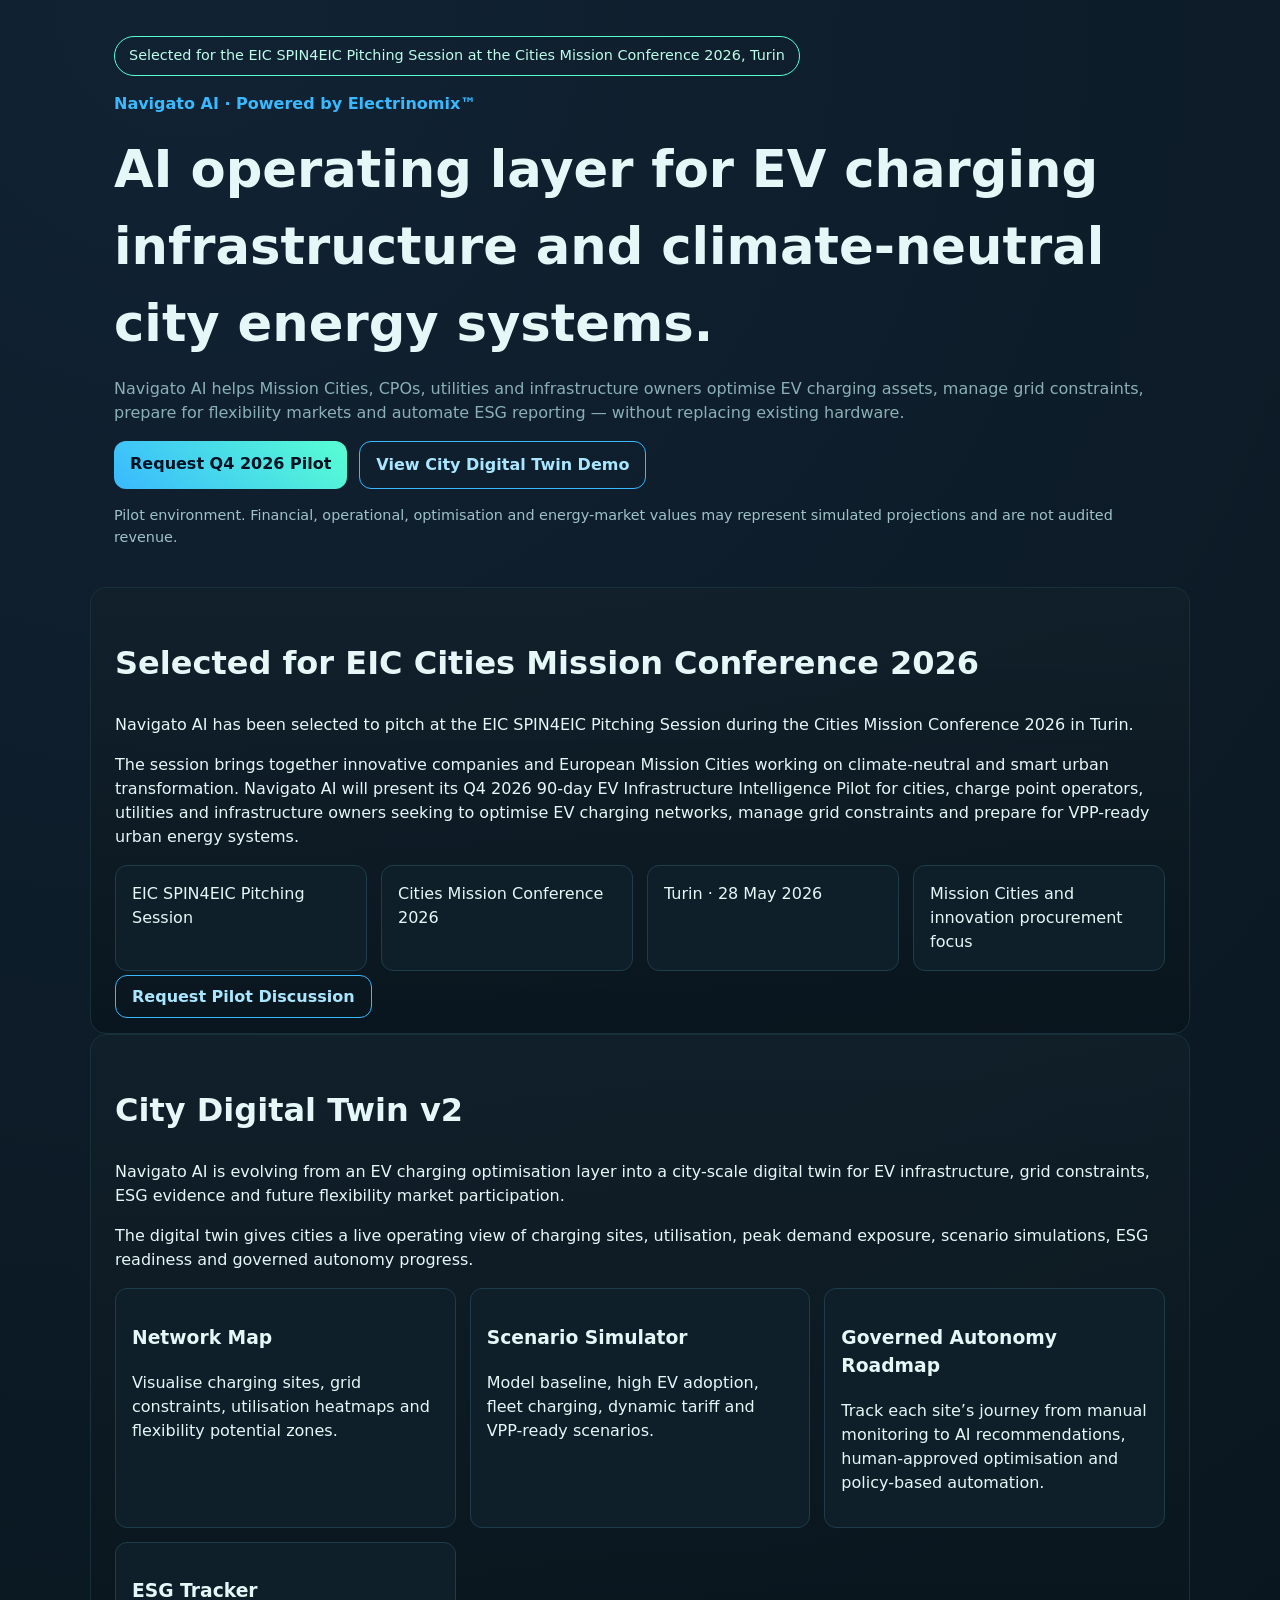
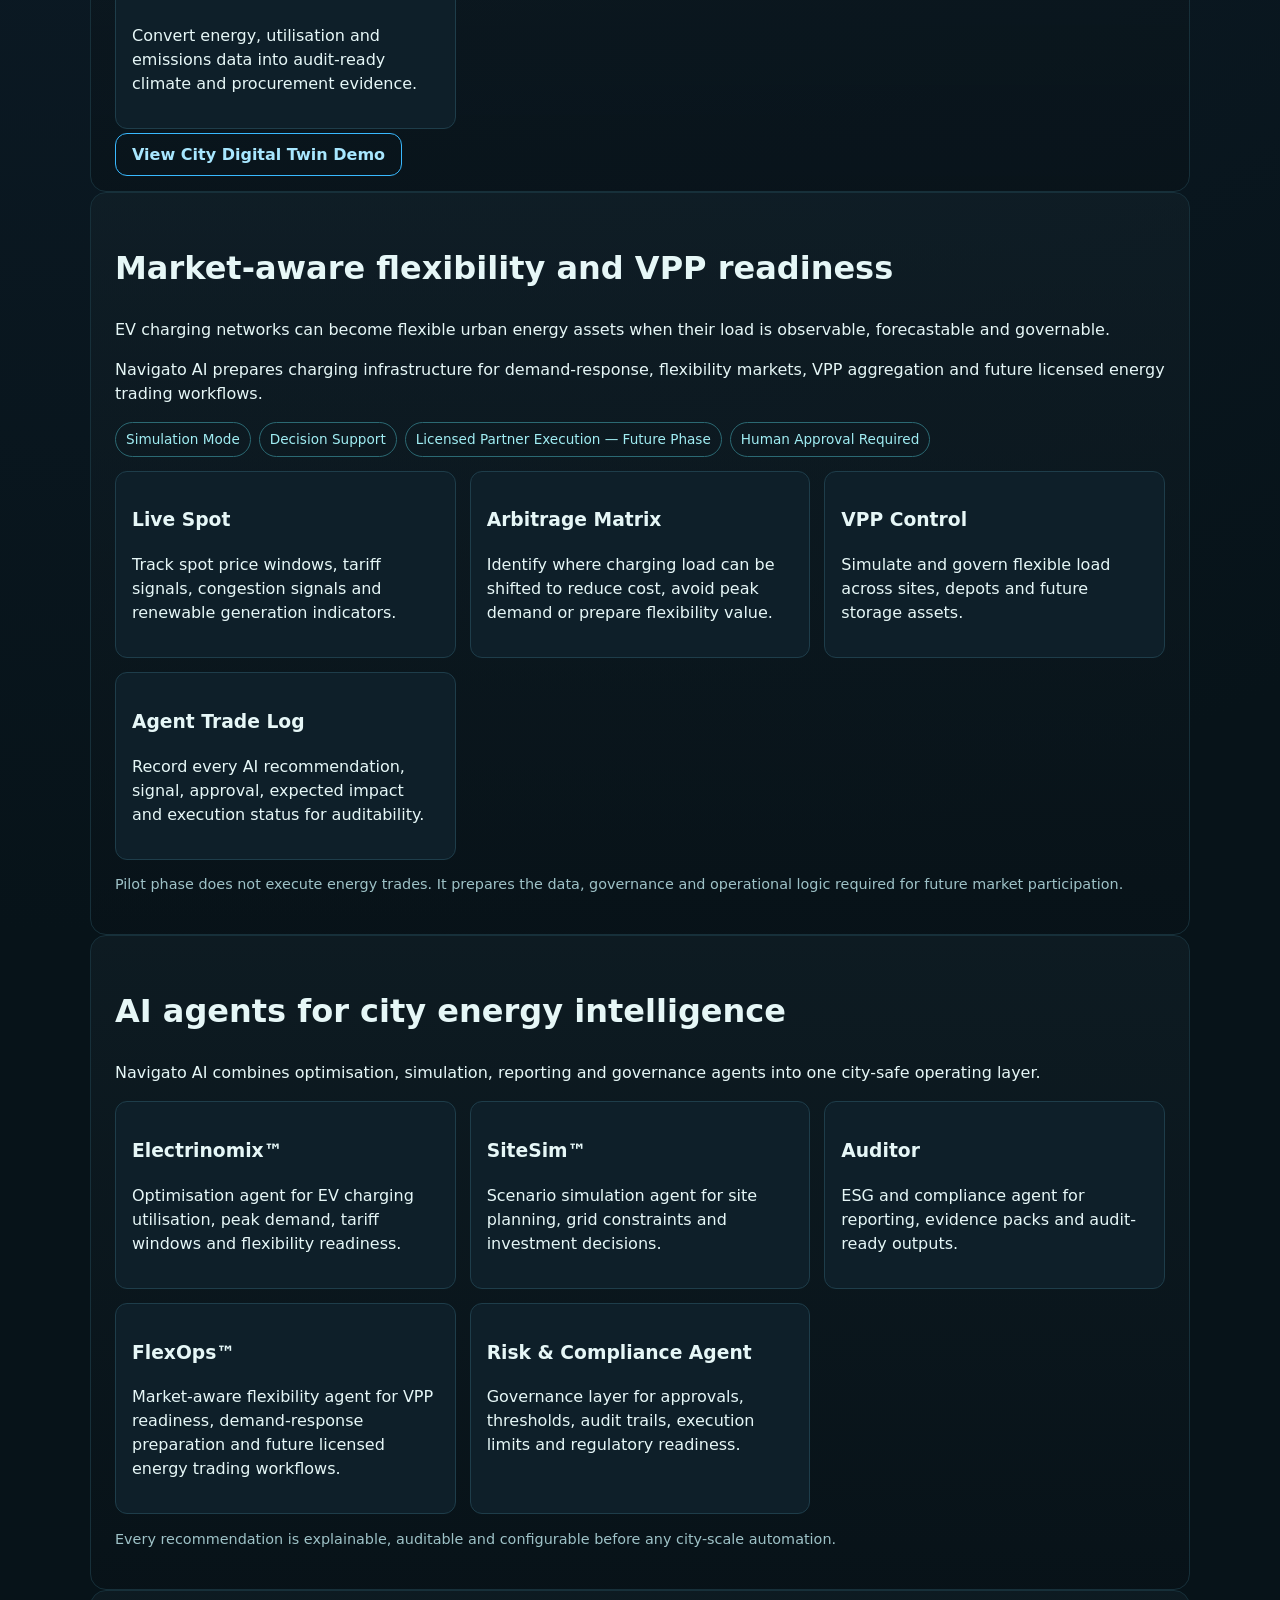
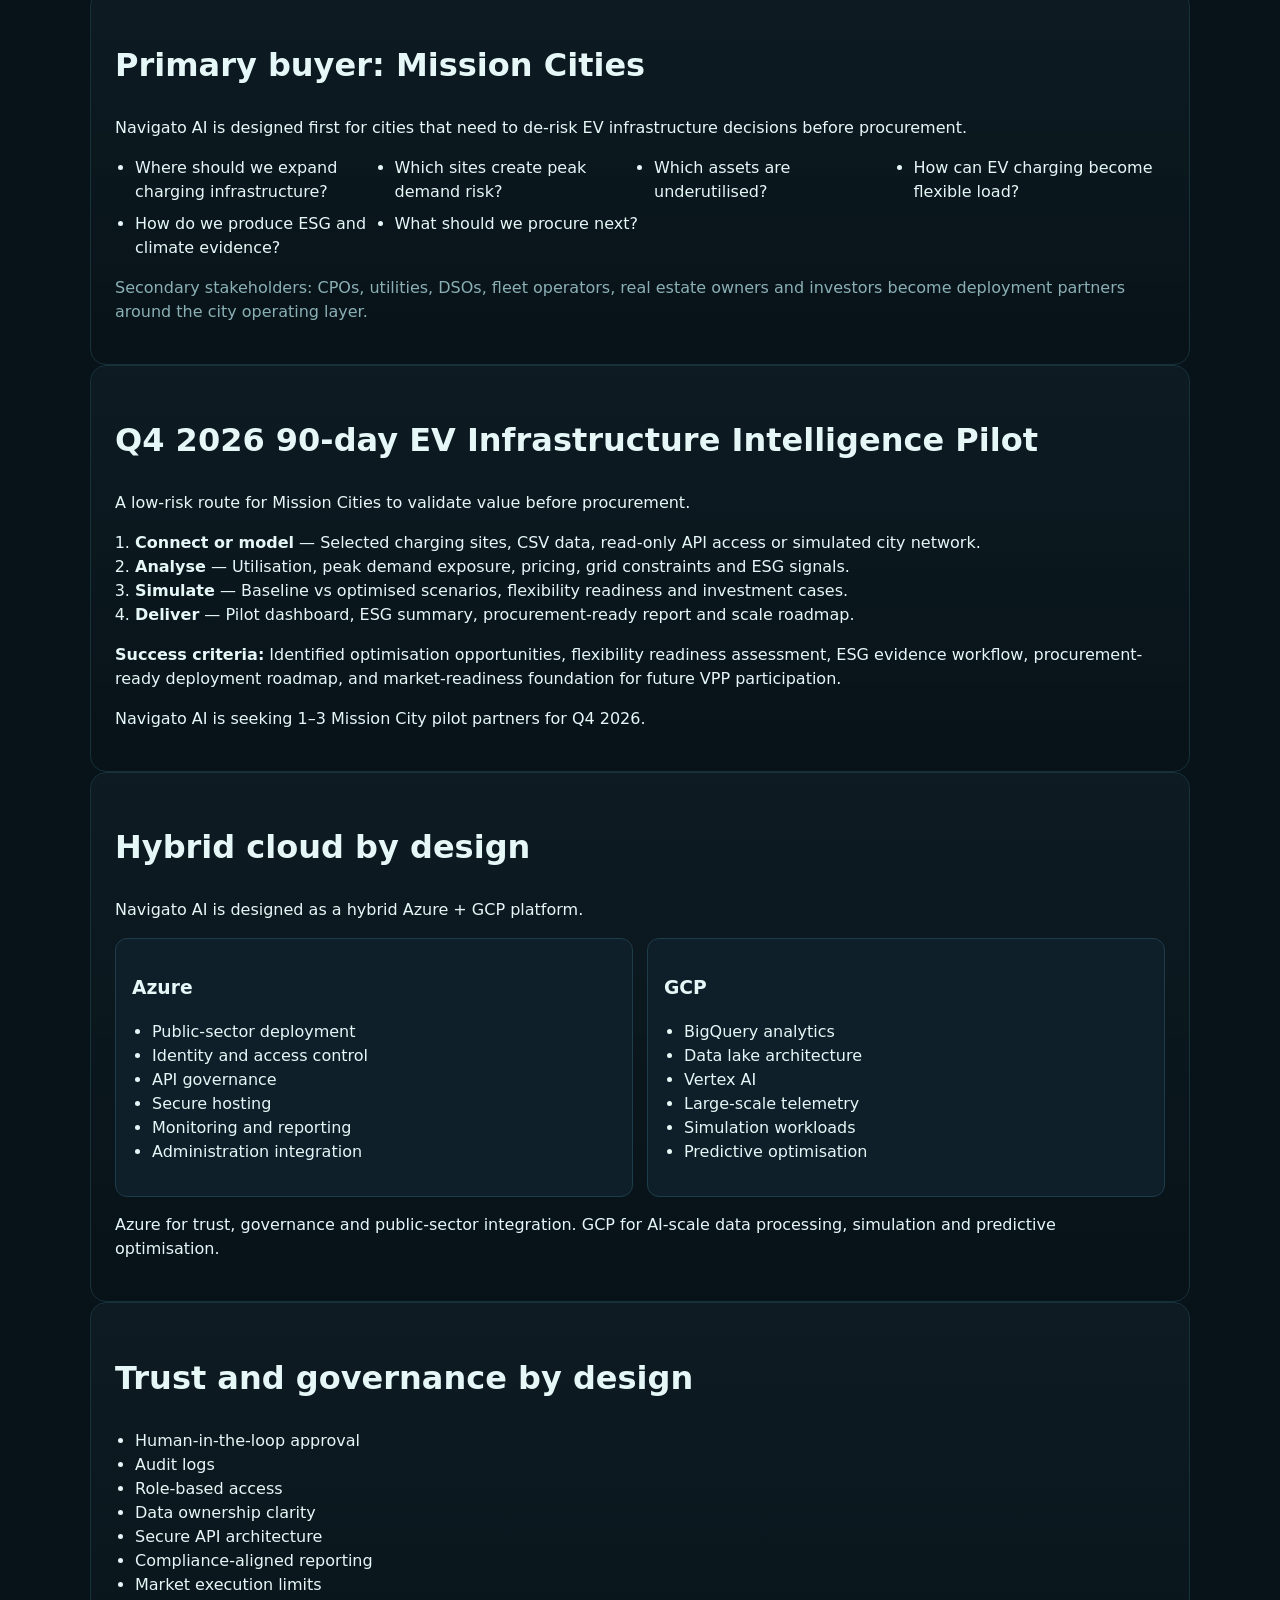
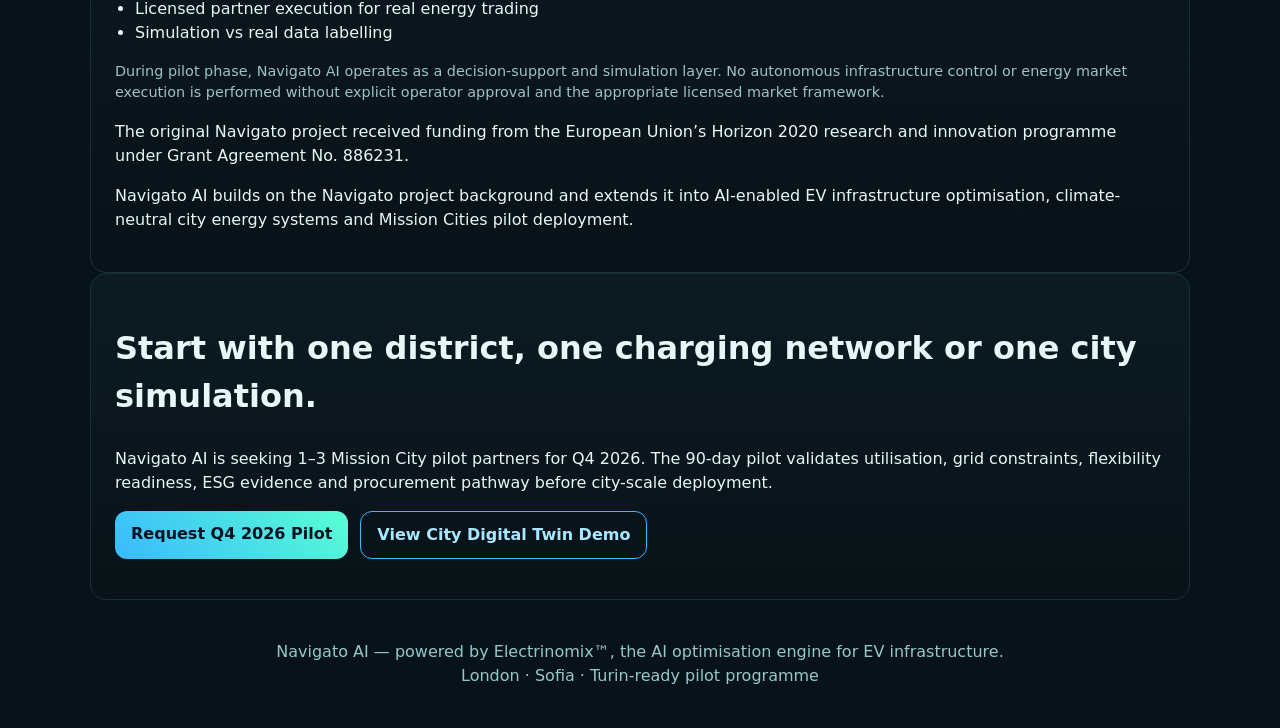
<file: index.html>
<!doctype html>
<html lang="en">
<head>
  <meta charset="UTF-8" />
  <meta name="viewport" content="width=device-width, initial-scale=1.0" />
  <title>Navigato AI | City Digital Twin and EV Infrastructure Intelligence</title>
  <link rel="stylesheet" href="styles.css" />
</head>
<body>
  <header class="container">
    <div class="eic-banner">Selected for the EIC SPIN4EIC Pitching Session at the Cities Mission Conference 2026, Turin</div>
    <div class="hero-eyebrow">Navigato AI · Powered by Electrinomix™</div>
    <h1>AI operating layer for EV charging infrastructure and climate-neutral city energy systems.</h1>
    <p class="hero-sub">Navigato AI helps Mission Cities, CPOs, utilities and infrastructure owners optimise EV charging assets, manage grid constraints, prepare for flexibility markets and automate ESG reporting — without replacing existing hardware.</p>
    <div class="cta-row">
      <a class="btn btn-primary" href="#pilot">Request Q4 2026 Pilot</a>
      <a class="btn btn-secondary" href="/demo/city-digital-twin">View City Digital Twin Demo</a>
    </div>
    <p class="disclaimer">Pilot environment. Financial, operational, optimisation and energy-market values may represent simulated projections and are not audited revenue.</p>
  </header>

  <main>
    <section class="container">
      <h2>Selected for EIC Cities Mission Conference 2026</h2>
      <p>Navigato AI has been selected to pitch at the EIC SPIN4EIC Pitching Session during the Cities Mission Conference 2026 in Turin.</p>
      <p>The session brings together innovative companies and European Mission Cities working on climate-neutral and smart urban transformation. Navigato AI will present its Q4 2026 90-day EV Infrastructure Intelligence Pilot for cities, charge point operators, utilities and infrastructure owners seeking to optimise EV charging networks, manage grid constraints and prepare for VPP-ready urban energy systems.</p>
      <div class="grid four">
        <article class="card">EIC SPIN4EIC Pitching Session</article>
        <article class="card">Cities Mission Conference 2026</article>
        <article class="card">Turin · 28 May 2026</article>
        <article class="card">Mission Cities and innovation procurement focus</article>
      </div>
      <a class="btn btn-secondary" href="#pilot">Request Pilot Discussion</a>
    </section>

    <section class="container">
      <h2>City Digital Twin v2</h2>
      <p>Navigato AI is evolving from an EV charging optimisation layer into a city-scale digital twin for EV infrastructure, grid constraints, ESG evidence and future flexibility market participation.</p>
      <p>The digital twin gives cities a live operating view of charging sites, utilisation, peak demand exposure, scenario simulations, ESG readiness and governed autonomy progress.</p>
      <div class="grid two">
        <article class="card"><h3>Network Map</h3><p>Visualise charging sites, grid constraints, utilisation heatmaps and flexibility potential zones.</p></article>
        <article class="card"><h3>Scenario Simulator</h3><p>Model baseline, high EV adoption, fleet charging, dynamic tariff and VPP-ready scenarios.</p></article>
        <article class="card"><h3>Governed Autonomy Roadmap</h3><p>Track each site’s journey from manual monitoring to AI recommendations, human-approved optimisation and policy-based automation.</p></article>
        <article class="card"><h3>ESG Tracker</h3><p>Convert energy, utilisation and emissions data into audit-ready climate and procurement evidence.</p></article>
      </div>
      <a class="btn btn-secondary" href="/demo/city-digital-twin">View City Digital Twin Demo</a>
    </section>

    <section class="container">
      <h2>Market-aware flexibility and VPP readiness</h2>
      <p>EV charging networks can become flexible urban energy assets when their load is observable, forecastable and governable.</p>
      <p>Navigato AI prepares charging infrastructure for demand-response, flexibility markets, VPP aggregation and future licensed energy trading workflows.</p>
      <div class="badge-row"><span>Simulation Mode</span><span>Decision Support</span><span>Licensed Partner Execution — Future Phase</span><span>Human Approval Required</span></div>
      <div class="grid two">
        <article class="card"><h3>Live Spot</h3><p>Track spot price windows, tariff signals, congestion signals and renewable generation indicators.</p></article>
        <article class="card"><h3>Arbitrage Matrix</h3><p>Identify where charging load can be shifted to reduce cost, avoid peak demand or prepare flexibility value.</p></article>
        <article class="card"><h3>VPP Control</h3><p>Simulate and govern flexible load across sites, depots and future storage assets.</p></article>
        <article class="card"><h3>Agent Trade Log</h3><p>Record every AI recommendation, signal, approval, expected impact and execution status for auditability.</p></article>
      </div>
      <p class="disclaimer">Pilot phase does not execute energy trades. It prepares the data, governance and operational logic required for future market participation.</p>
    </section>

    <section class="container">
      <h2>AI agents for city energy intelligence</h2>
      <p>Navigato AI combines optimisation, simulation, reporting and governance agents into one city-safe operating layer.</p>
      <div class="grid two">
        <article class="card"><h3>Electrinomix™</h3><p>Optimisation agent for EV charging utilisation, peak demand, tariff windows and flexibility readiness.</p></article>
        <article class="card"><h3>SiteSim™</h3><p>Scenario simulation agent for site planning, grid constraints and investment decisions.</p></article>
        <article class="card"><h3>Auditor</h3><p>ESG and compliance agent for reporting, evidence packs and audit-ready outputs.</p></article>
        <article class="card"><h3>FlexOps™</h3><p>Market-aware flexibility agent for VPP readiness, demand-response preparation and future licensed energy trading workflows.</p></article>
        <article class="card"><h3>Risk & Compliance Agent</h3><p>Governance layer for approvals, thresholds, audit trails, execution limits and regulatory readiness.</p></article>
      </div>
      <p class="disclaimer">Every recommendation is explainable, auditable and configurable before any city-scale automation.</p>
    </section>

    <section class="container">
      <h2>Primary buyer: Mission Cities</h2>
      <p>Navigato AI is designed first for cities that need to de-risk EV infrastructure decisions before procurement.</p>
      <ul class="questions">
        <li>Where should we expand charging infrastructure?</li><li>Which sites create peak demand risk?</li><li>Which assets are underutilised?</li><li>How can EV charging become flexible load?</li><li>How do we produce ESG and climate evidence?</li><li>What should we procure next?</li>
      </ul>
      <p class="muted">Secondary stakeholders: CPOs, utilities, DSOs, fleet operators, real estate owners and investors become deployment partners around the city operating layer.</p>
    </section>

    <section id="pilot" class="container">
      <h2>Q4 2026 90-day EV Infrastructure Intelligence Pilot</h2>
      <p>A low-risk route for Mission Cities to validate value before procurement.</p>
      <ol><li><b>Connect or model</b> — Selected charging sites, CSV data, read-only API access or simulated city network.</li><li><b>Analyse</b> — Utilisation, peak demand exposure, pricing, grid constraints and ESG signals.</li><li><b>Simulate</b> — Baseline vs optimised scenarios, flexibility readiness and investment cases.</li><li><b>Deliver</b> — Pilot dashboard, ESG summary, procurement-ready report and scale roadmap.</li></ol>
      <p><b>Success criteria:</b> Identified optimisation opportunities, flexibility readiness assessment, ESG evidence workflow, procurement-ready deployment roadmap, and market-readiness foundation for future VPP participation.</p>
      <p>Navigato AI is seeking 1–3 Mission City pilot partners for Q4 2026.</p>
    </section>

    <section class="container">
      <h2>Hybrid cloud by design</h2>
      <p>Navigato AI is designed as a hybrid Azure + GCP platform.</p>
      <div class="grid two">
        <article class="card"><h3>Azure</h3><ul><li>Public-sector deployment</li><li>Identity and access control</li><li>API governance</li><li>Secure hosting</li><li>Monitoring and reporting</li><li>Administration integration</li></ul></article>
        <article class="card"><h3>GCP</h3><ul><li>BigQuery analytics</li><li>Data lake architecture</li><li>Vertex AI</li><li>Large-scale telemetry</li><li>Simulation workloads</li><li>Predictive optimisation</li></ul></article>
      </div>
      <p>Azure for trust, governance and public-sector integration. GCP for AI-scale data processing, simulation and predictive optimisation.</p>
    </section>

    <section class="container">
      <h2>Trust and governance by design</h2>
      <ul><li>Human-in-the-loop approval</li><li>Audit logs</li><li>Role-based access</li><li>Data ownership clarity</li><li>Secure API architecture</li><li>Compliance-aligned reporting</li><li>Market execution limits</li><li>Licensed partner execution for real energy trading</li><li>Simulation vs real data labelling</li></ul>
      <p class="disclaimer">During pilot phase, Navigato AI operates as a decision-support and simulation layer. No autonomous infrastructure control or energy market execution is performed without explicit operator approval and the appropriate licensed market framework.</p>
      <p>The original Navigato project received funding from the European Union’s Horizon 2020 research and innovation programme under Grant Agreement No. 886231.</p>
      <p>Navigato AI builds on the Navigato project background and extends it into AI-enabled EV infrastructure optimisation, climate-neutral city energy systems and Mission Cities pilot deployment.</p>
    </section>

    <section class="container final-cta">
      <h2>Start with one district, one charging network or one city simulation.</h2>
      <p>Navigato AI is seeking 1–3 Mission City pilot partners for Q4 2026. The 90-day pilot validates utilisation, grid constraints, flexibility readiness, ESG evidence and procurement pathway before city-scale deployment.</p>
      <div class="cta-row"><a class="btn btn-primary" href="#pilot">Request Q4 2026 Pilot</a><a class="btn btn-secondary" href="/demo/city-digital-twin">View City Digital Twin Demo</a></div>
    </section>
  </main>

  <footer class="container">
    <p>Navigato AI — powered by Electrinomix™, the AI optimisation engine for EV infrastructure.<br/>London · Sofia · Turin-ready pilot programme</p>
  </footer>
</body>
</html>
</file>
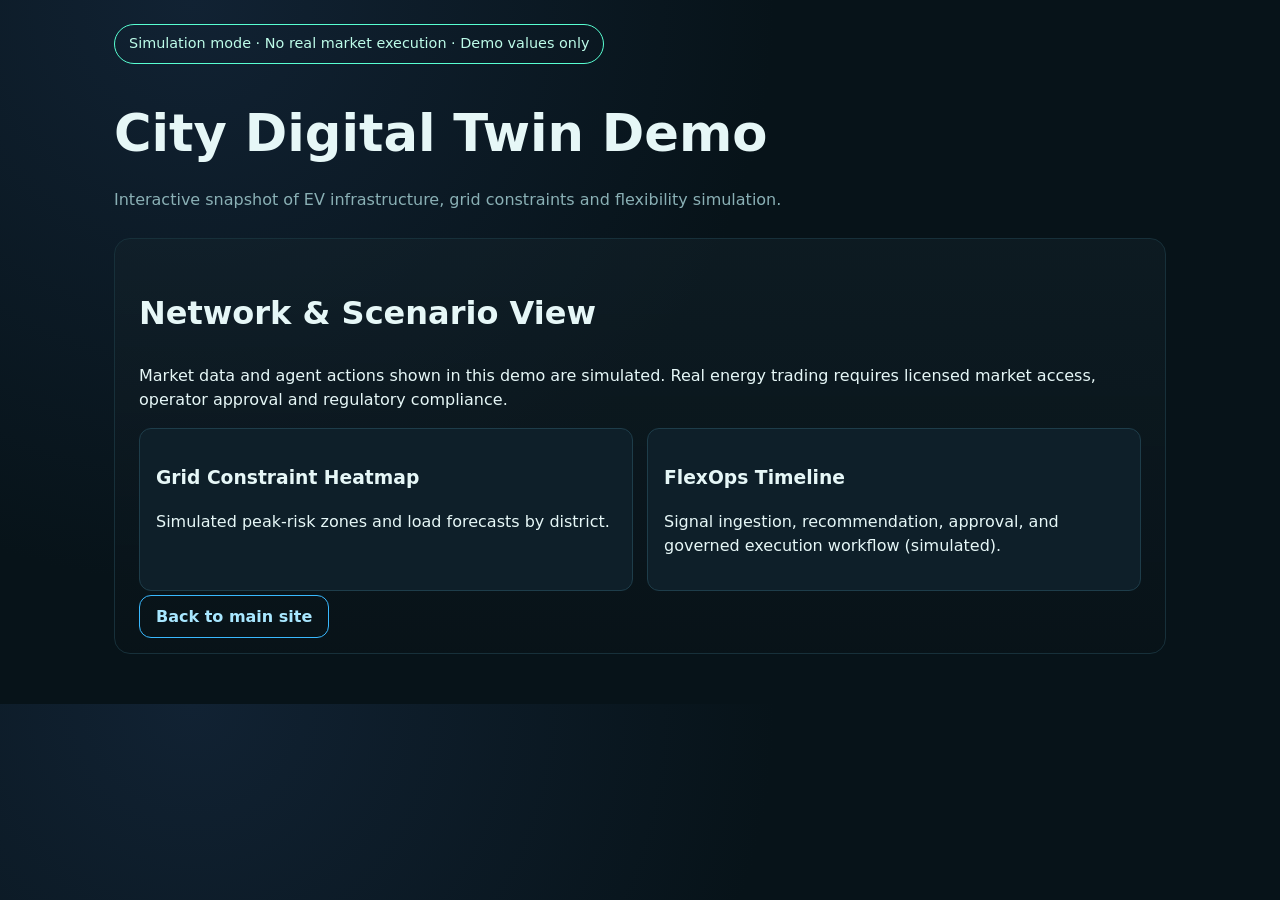
<file: demo/city-digital-twin/index.html>
<!doctype html><html><head><meta charset='UTF-8'><meta name='viewport' content='width=device-width,initial-scale=1'><title>City Digital Twin Demo</title><link rel='stylesheet' href='/styles.css'></head><body><main class='container'><div class='eic-banner'>Simulation mode · No real market execution · Demo values only</div><h1>City Digital Twin Demo</h1><p class='hero-sub'>Interactive snapshot of EV infrastructure, grid constraints and flexibility simulation.</p><section><h2>Network & Scenario View</h2><p>Market data and agent actions shown in this demo are simulated. Real energy trading requires licensed market access, operator approval and regulatory compliance.</p><div class='grid two'><article class='card'><h3>Grid Constraint Heatmap</h3><p>Simulated peak-risk zones and load forecasts by district.</p></article><article class='card'><h3>FlexOps Timeline</h3><p>Signal ingestion, recommendation, approval, and governed execution workflow (simulated).</p></article></div><a class='btn btn-secondary' href='/'>Back to main site</a></section></main></body></html>
</file>
<file: styles.css>
:root{--bg:#071319;--card:#0e1f29;--text:#e6f7f7;--muted:#8ab0b5;--mint:#58ffd2;--cyan:#39b9ff}
*{box-sizing:border-box}body{margin:0;font-family:Inter,system-ui,sans-serif;background:radial-gradient(circle at 15% 0%,#123 0,var(--bg) 45%);color:var(--text);line-height:1.5}
.container{max-width:1100px;margin:0 auto;padding:24px}header.container{padding-top:36px}section{margin:26px auto;padding:24px;border:1px solid #17303a;border-radius:16px;background:linear-gradient(180deg,rgba(20,35,43,.5),rgba(8,18,24,.6))}
.eic-banner{display:inline-block;padding:8px 14px;border:1px solid var(--mint);border-radius:999px;color:#bdfce9;font-size:.9rem;margin-bottom:16px}.hero-eyebrow{color:var(--cyan);font-weight:600}h1{font-size:clamp(1.8rem,4vw,3.2rem);margin:.3em 0}h2{font-size:clamp(1.4rem,2.8vw,2rem)}
.hero-sub,.muted{color:var(--muted)}.cta-row{display:flex;gap:12px;flex-wrap:wrap;margin:16px 0}.btn{padding:11px 16px;border-radius:12px;text-decoration:none;font-weight:700}.btn-primary{background:linear-gradient(45deg,var(--cyan),var(--mint));color:#012}.btn-secondary{border:1px solid var(--cyan);color:#a8e7ff}
.disclaimer{font-size:.9rem;color:#9ec2c7}.grid{display:grid;gap:14px;margin:14px 0}.grid.two{grid-template-columns:repeat(auto-fit,minmax(260px,1fr))}.grid.four{grid-template-columns:repeat(auto-fit,minmax(220px,1fr))}
.card{background:var(--card);padding:16px;border-radius:12px;border:1px solid #1e3d4a}.badge-row{display:flex;flex-wrap:wrap;gap:8px}.badge-row span{padding:6px 10px;border:1px solid #2b6973;border-radius:999px;color:#a0edf3;font-size:.85rem}
ul,ol{padding-left:20px}.questions{display:grid;grid-template-columns:repeat(auto-fit,minmax(250px,1fr));gap:8px}footer{padding-bottom:40px;color:#96c8ca;text-align:center}
@media (max-width:700px){section{padding:18px}.container{padding:16px}}
</file>
